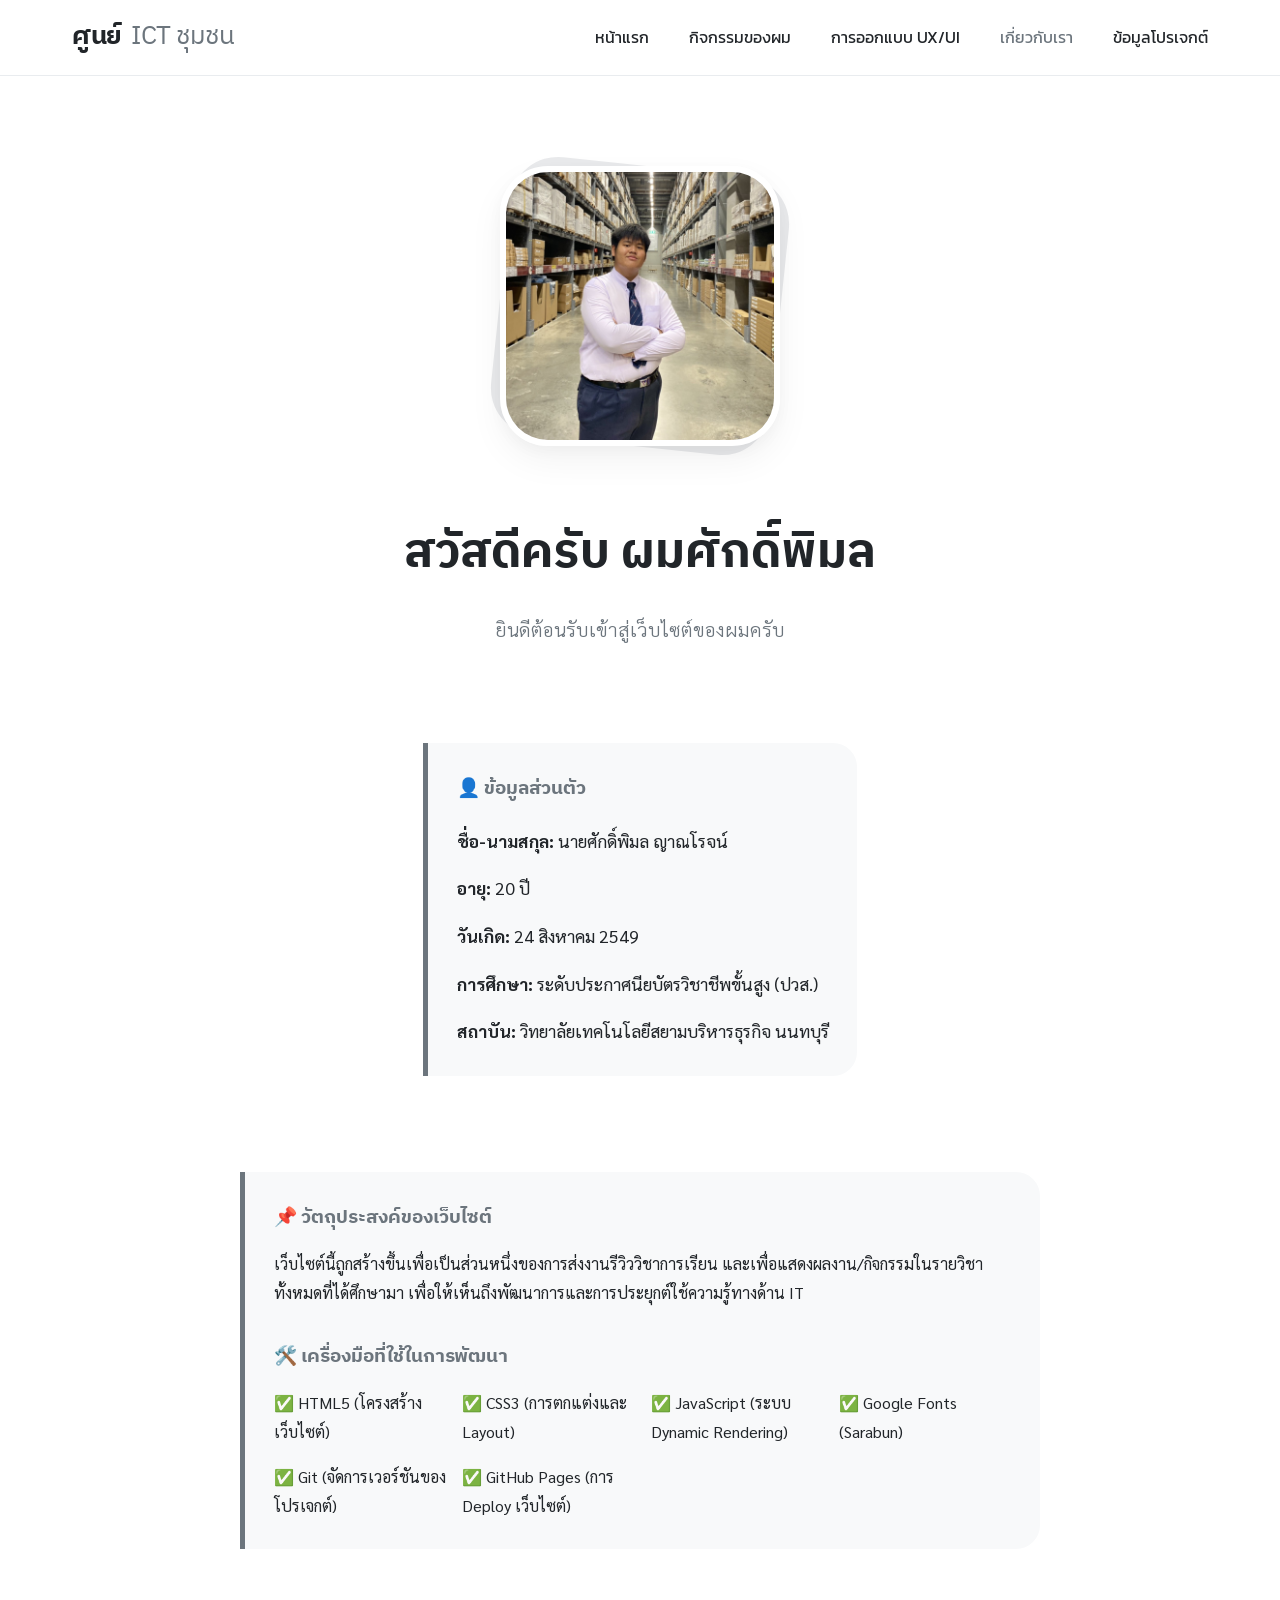
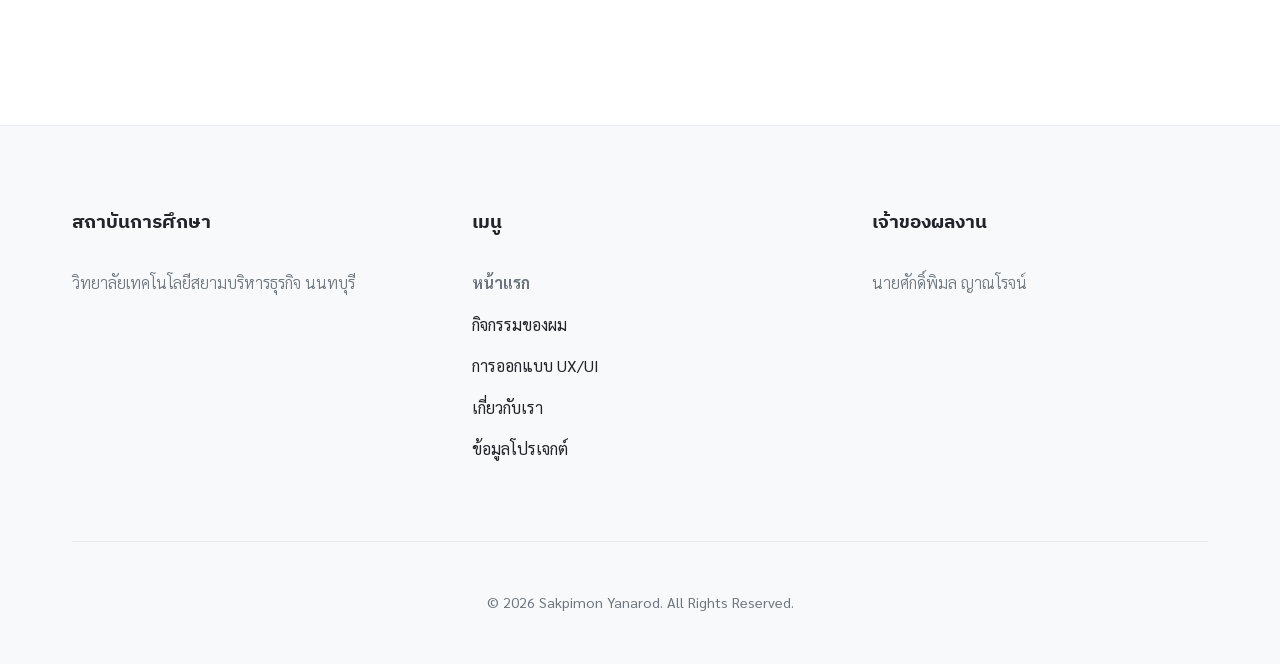
<file: about.html>
<!DOCTYPE html>
<html lang="th">
<head>
    <meta charset="UTF-8">
    <meta name="viewport" content="width=device-width, initial-scale=1.0">
    <title>เกี่ยวกับเรา - Sakpimon Project</title>
    <link rel="preconnect" href="https://fonts.googleapis.com">
    <link rel="preconnect" href="https://fonts.gstatic.com" crossorigin>
    <link href="https://fonts.googleapis.com/css2?family=IBM+Plex+Sans+Thai:wght@400;600;700&family=Kanit:wght@300;400;600;700&family=Noto+Sans+Thai:wght@400;600;700&family=Sarabun:wght@300;400;700&display=swap" rel="stylesheet">
    <link rel="stylesheet" href="css/style.css">
</head>
<body style="padding-top: 70px;">
    <nav class="navbar">
        <div class="container nav-container">
            <a href="index.html" class="nav-logo">ศูนย์ <span>ICT ชุมชน</span></a>
            <div class="menu-toggle">☰</div>
            <ul class="nav-menu">
                <li><a href="index.html" class="nav-link">หน้าแรก</a></li>
                <li><a href="activities.html" class="nav-link">กิจกรรมของผม</a></li>
                <li><a href="design.html" class="nav-link">การออกแบบ UX/UI</a></li>
                <li><a href="about.html" class="nav-link accent-color">เกี่ยวกับเรา</a></li>
                <li><a href="readme.html" class="nav-link">ข้อมูลโปรเจกต์</a></li>
            </ul>
        </div>
    </nav>

    <section class="section container">
        <div class="profile-container">
            <div class="profile-img-wrapper">
                <div class="profile-img-bg"></div>
                <img src="public/images/profile/Profile.jpg" alt="Sakpimon Profile" class="profile-img">
            </div>

            <div class="text-center" style="max-width: 800px;">
                <h1 style="font-size: 3rem; margin-bottom: 1rem;">สวัสดีครับ ผมศักดิ์พิมล</h1>
                <p class="text-muted" style="font-size: 1.2rem;">ยินดีต้อนรับเข้าสู่เว็บไซต์ของผมครับ</p>
            </div>

            <div class="learning-box" style="text-align: left; max-width: 800px; margin-top: 2rem;">
                <h3 class="accent-color" style="margin-bottom: 1.2rem;">👤 ข้อมูลส่วนตัว</h3>
                <div style="display: grid; grid-template-columns: repeat(auto-fit, minmax(200px, 1fr)); gap: 1rem; font-size: 1.1rem;">
                    <p><strong>ชื่อ-นามสกุล:</strong> นายศักดิ์พิมล ญาณโรจน์</p>
                    <p><strong>อายุ:</strong> 20 ปี</p>
                    <p><strong>วันเกิด:</strong> 24 สิงหาคม 2549</p>
                    <p><strong>การศึกษา:</strong> ระดับประกาศนียบัตรวิชาชีพขั้นสูง (ปวส.)</p>
                    <p><strong>สถาบัน:</strong> วิทยาลัยเทคโนโลยีสยามบริหารธุรกิจ นนทบุรี</p>
                </div>
            </div>

            <div class="learning-box" style="text-align: left; max-width: 800px; margin-top: 2rem;">
                <h3 class="accent-color" style="margin-bottom: 1rem;">📌 วัตถุประสงค์ของเว็บไซต์</h3>
                <p>เว็บไซต์นี้ถูกสร้างขึ้นเพื่อเป็นส่วนหนึ่งของการส่งงานรีวิววิชาการเรียน และเพื่อแสดงผลงาน/กิจกรรมในรายวิชาทั้งหมดที่ได้ศึกษามา เพื่อให้เห็นถึงพัฒนาการและการประยุกต์ใช้ความรู้ทางด้าน IT</p>

                <h3 class="accent-color" style="margin-top: 2rem; margin-bottom: 1rem;">🛠️ เครื่องมือที่ใช้ในการพัฒนา</h3>
                <ul style="display: grid; grid-template-columns: repeat(auto-fit, minmax(150px, 1fr)); gap: 1rem; margin-top: 1rem; list-style: none;">
                    <li>✅ HTML5 (โครงสร้างเว็บไซต์)</li>
                    <li>✅ CSS3 (การตกแต่งและ Layout)</li>
                    <li>✅ JavaScript (ระบบ Dynamic Rendering)</li>
                    <li>✅ Google Fonts (Sarabun)</li>
                    <li>✅ Git (จัดการเวอร์ชันของโปรเจกต์)</li>
                    <li>✅ GitHub Pages (การ Deploy เว็บไซต์)</li>
                </ul>
            </div>
        </div>
    </section>

    <footer style="margin-top: 5rem;">
        <div class="container">
            <div class="footer-grid">
                <div class="footer-section">
                    <h3>สถาบันการศึกษา</h3>
                    <p class="text-muted">วิทยาลัยเทคโนโลยีสยามบริหารธุรกิจ นนทบุรี</p>
                </div>
                <div class="footer-section">
                    <h3>เมนู</h3>
                    <ul class="footer-links">
                        <li><a href="index.html" class="accent-color">หน้าแรก</a></li>
                        <li><a href="activities.html">กิจกรรมของผม</a></li>
                        <li><a href="design.html">การออกแบบ UX/UI</a></li>
                        <li><a href="about.html">เกี่ยวกับเรา</a></li>
                        <li><a href="readme.html">ข้อมูลโปรเจกต์</a></li>
                    </ul>
                </div>
                <div class="footer-section">
                    <h3>เจ้าของผลงาน</h3>
                    <p class="text-muted">นายศักดิ์พิมล ญาณโรจน์</p>
                </div>
            </div>
            <div class="footer-bottom">
                © 2026 Sakpimon Yanarod. All Rights Reserved.
            </div>
        </div>
    </footer>

    <script src="js/main.js"></script>
</body>
</html>
</file>
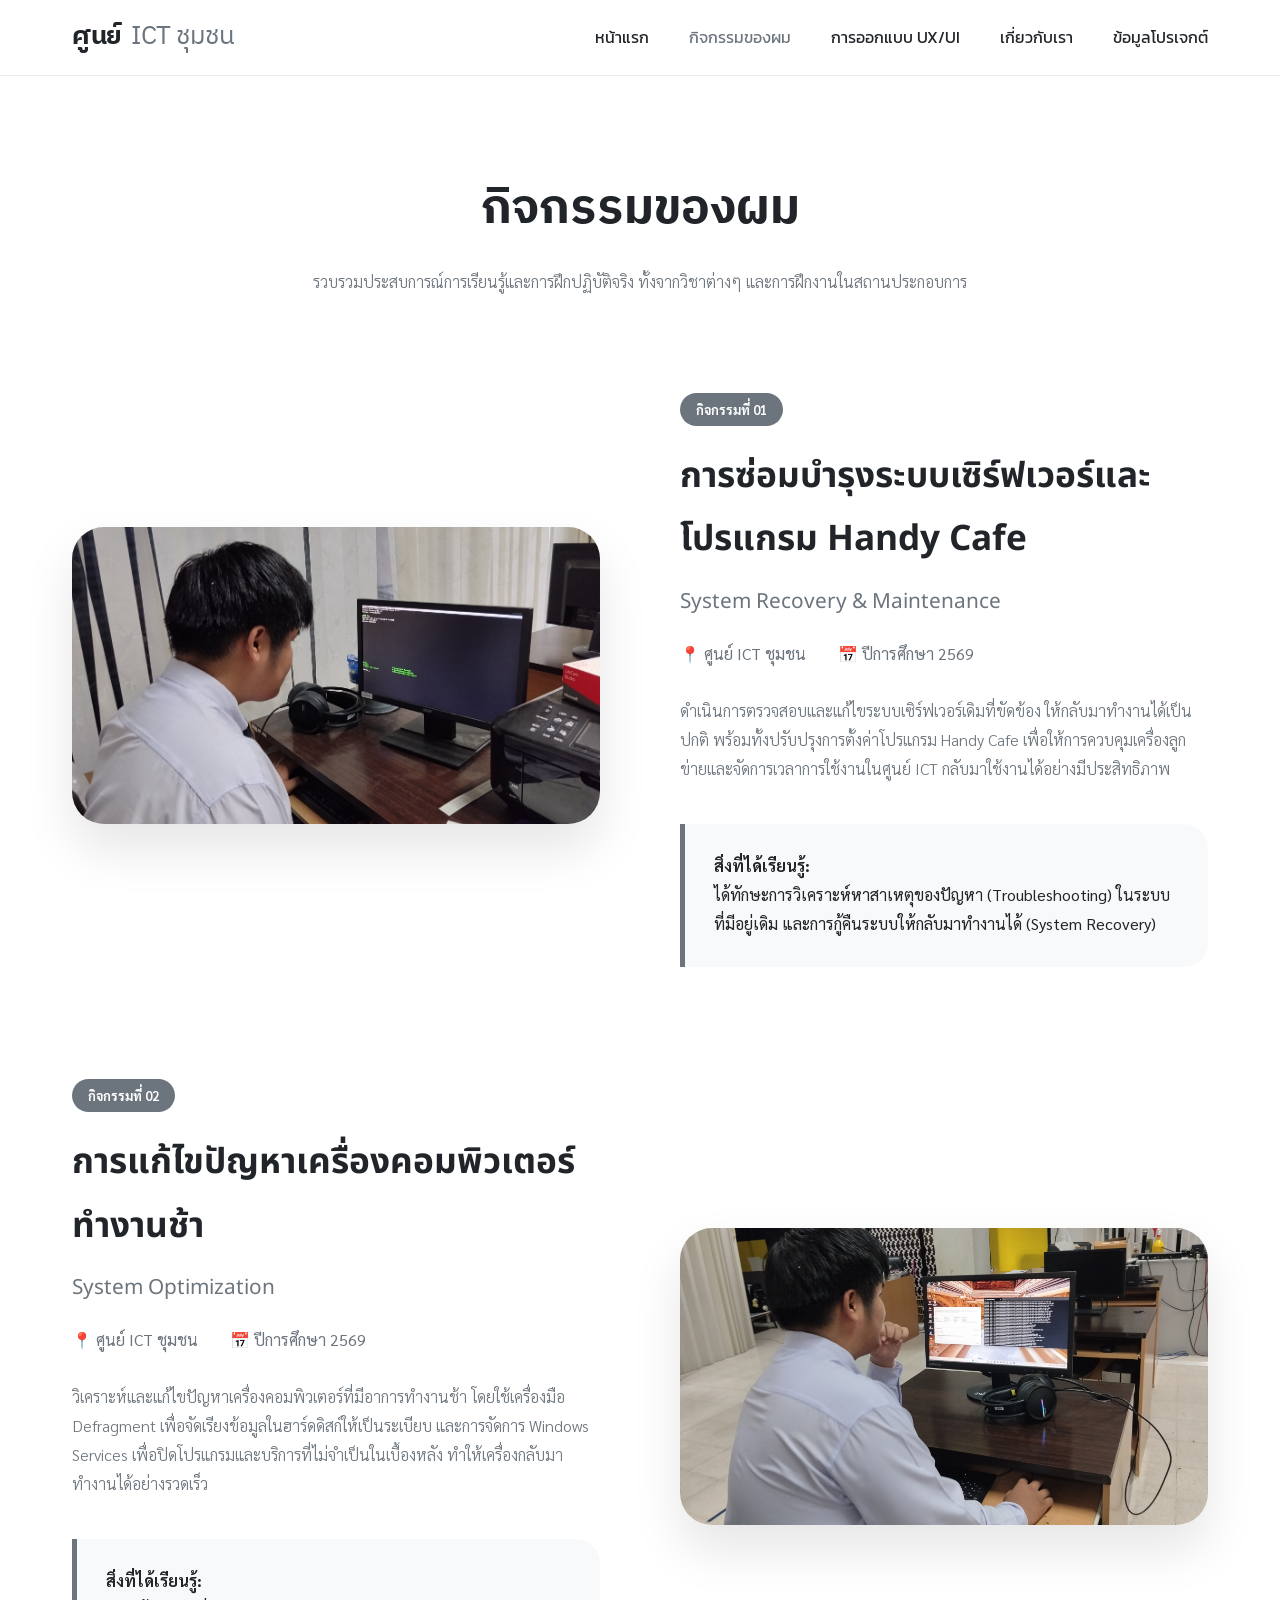
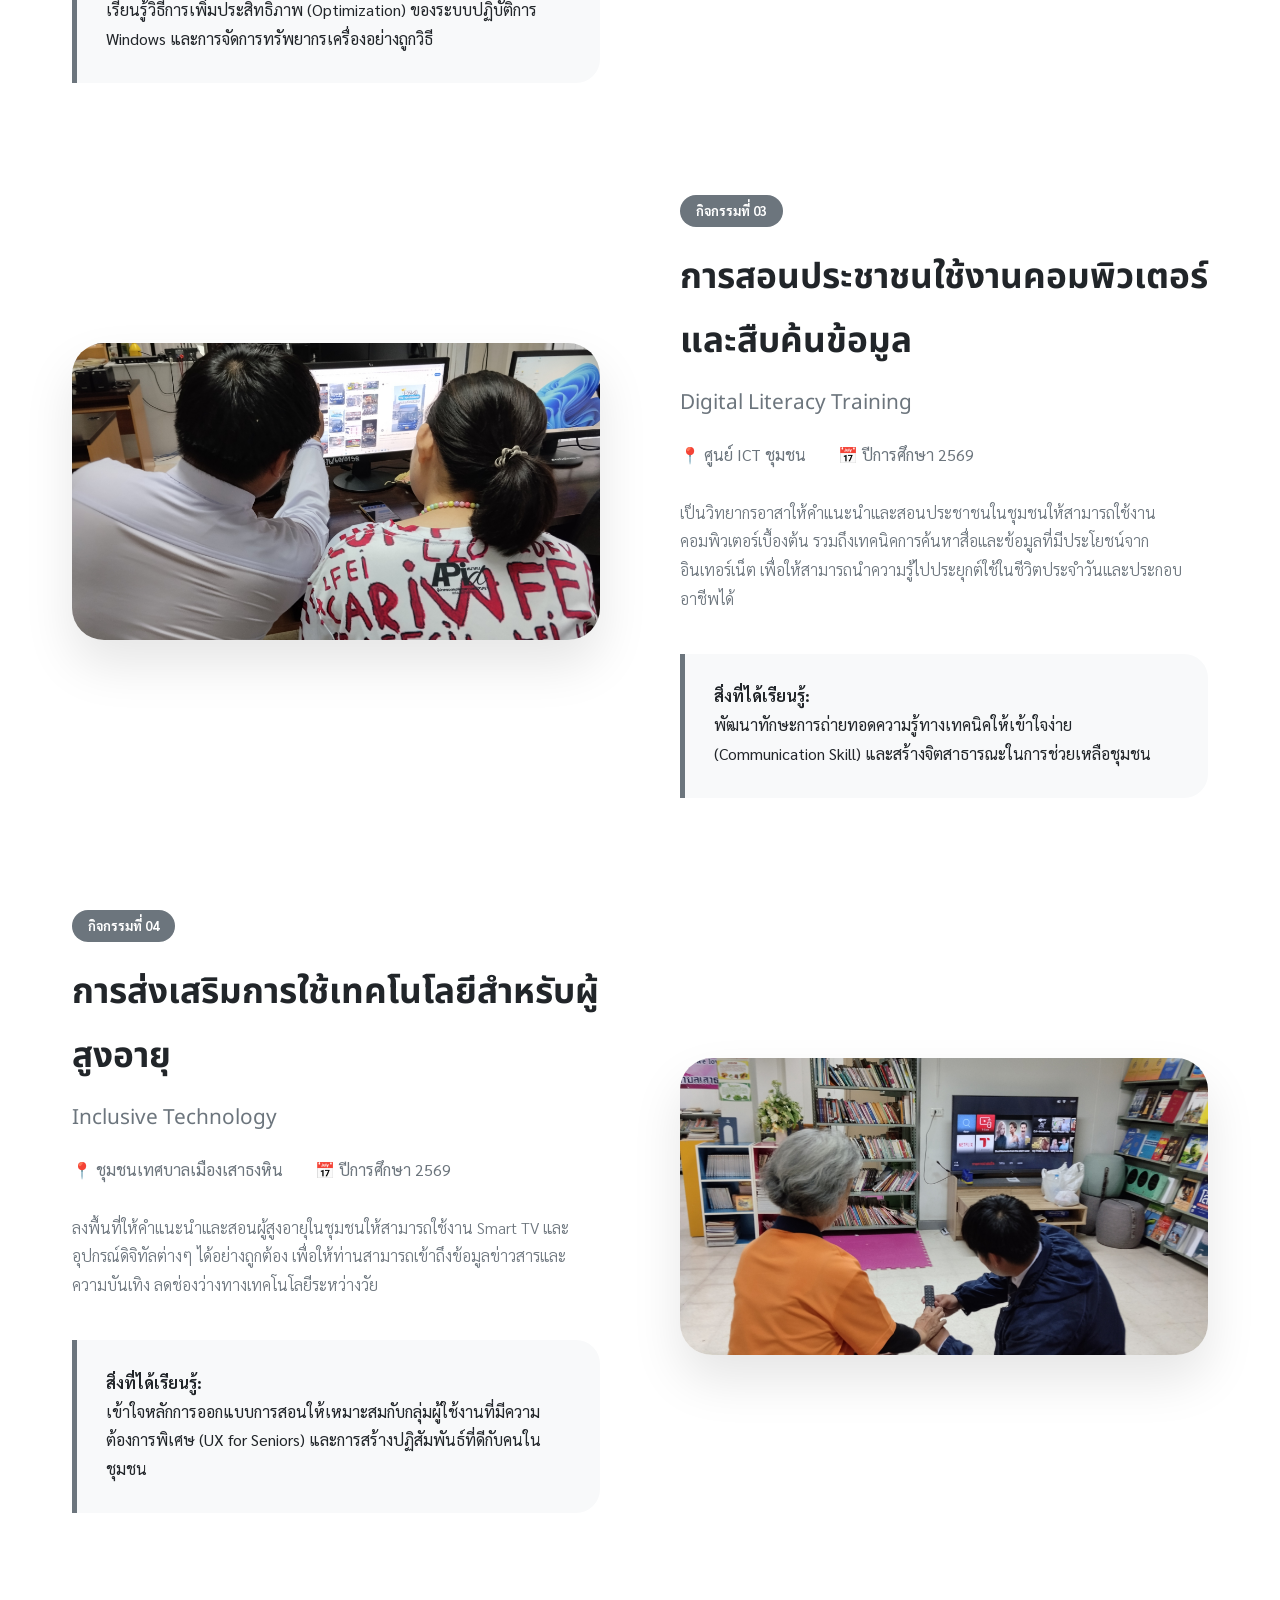
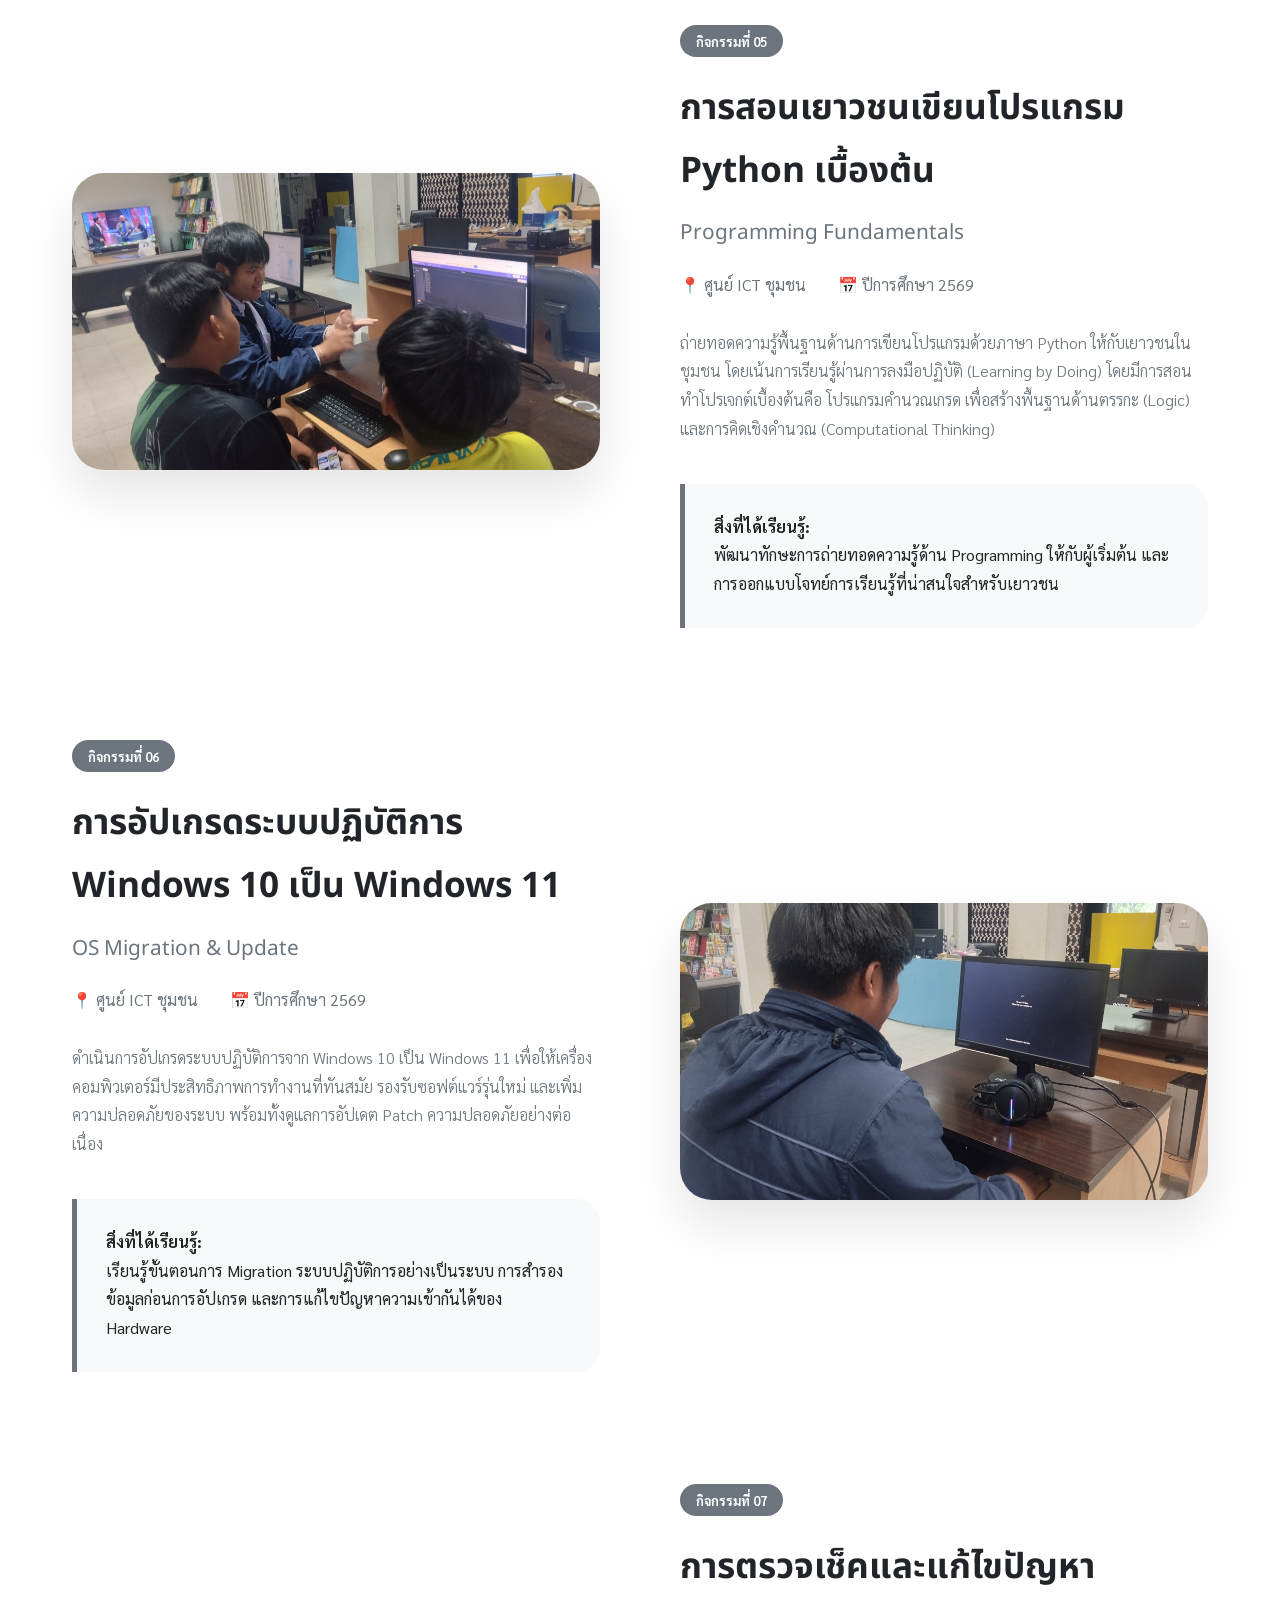
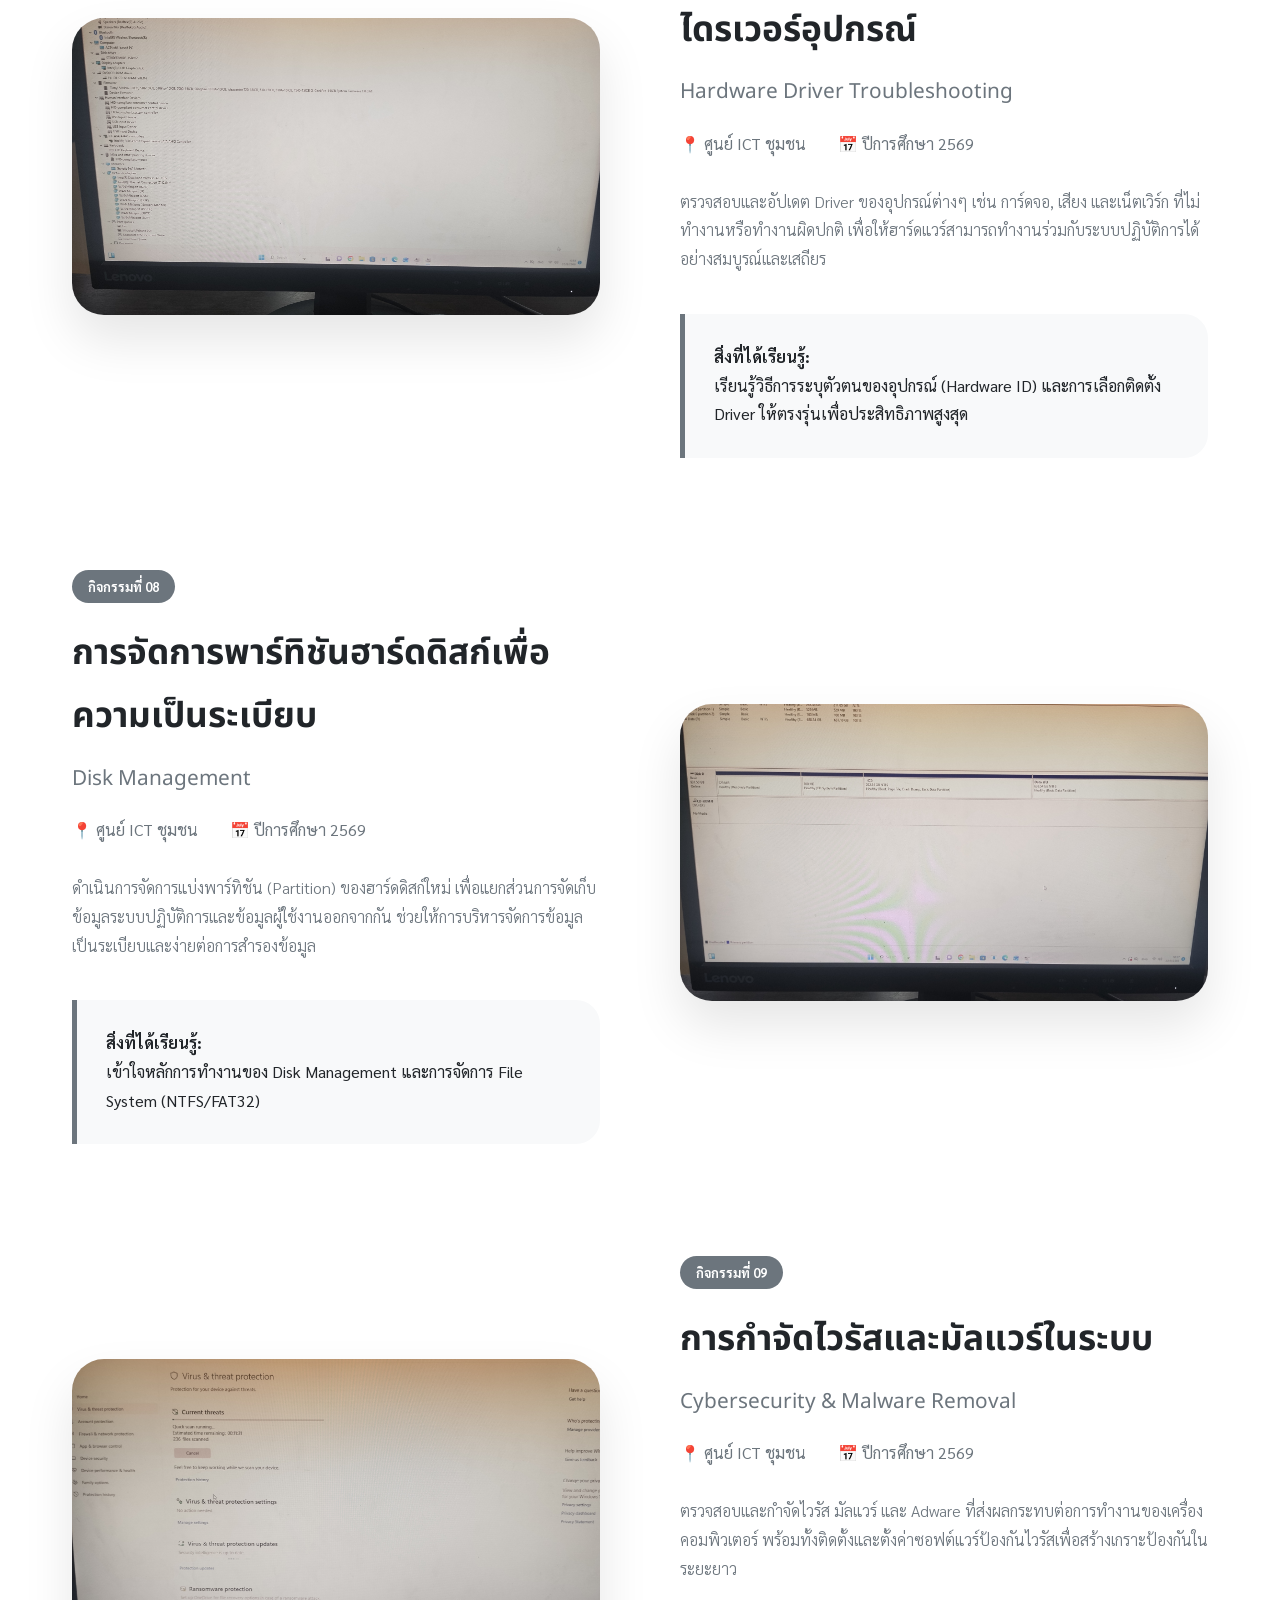
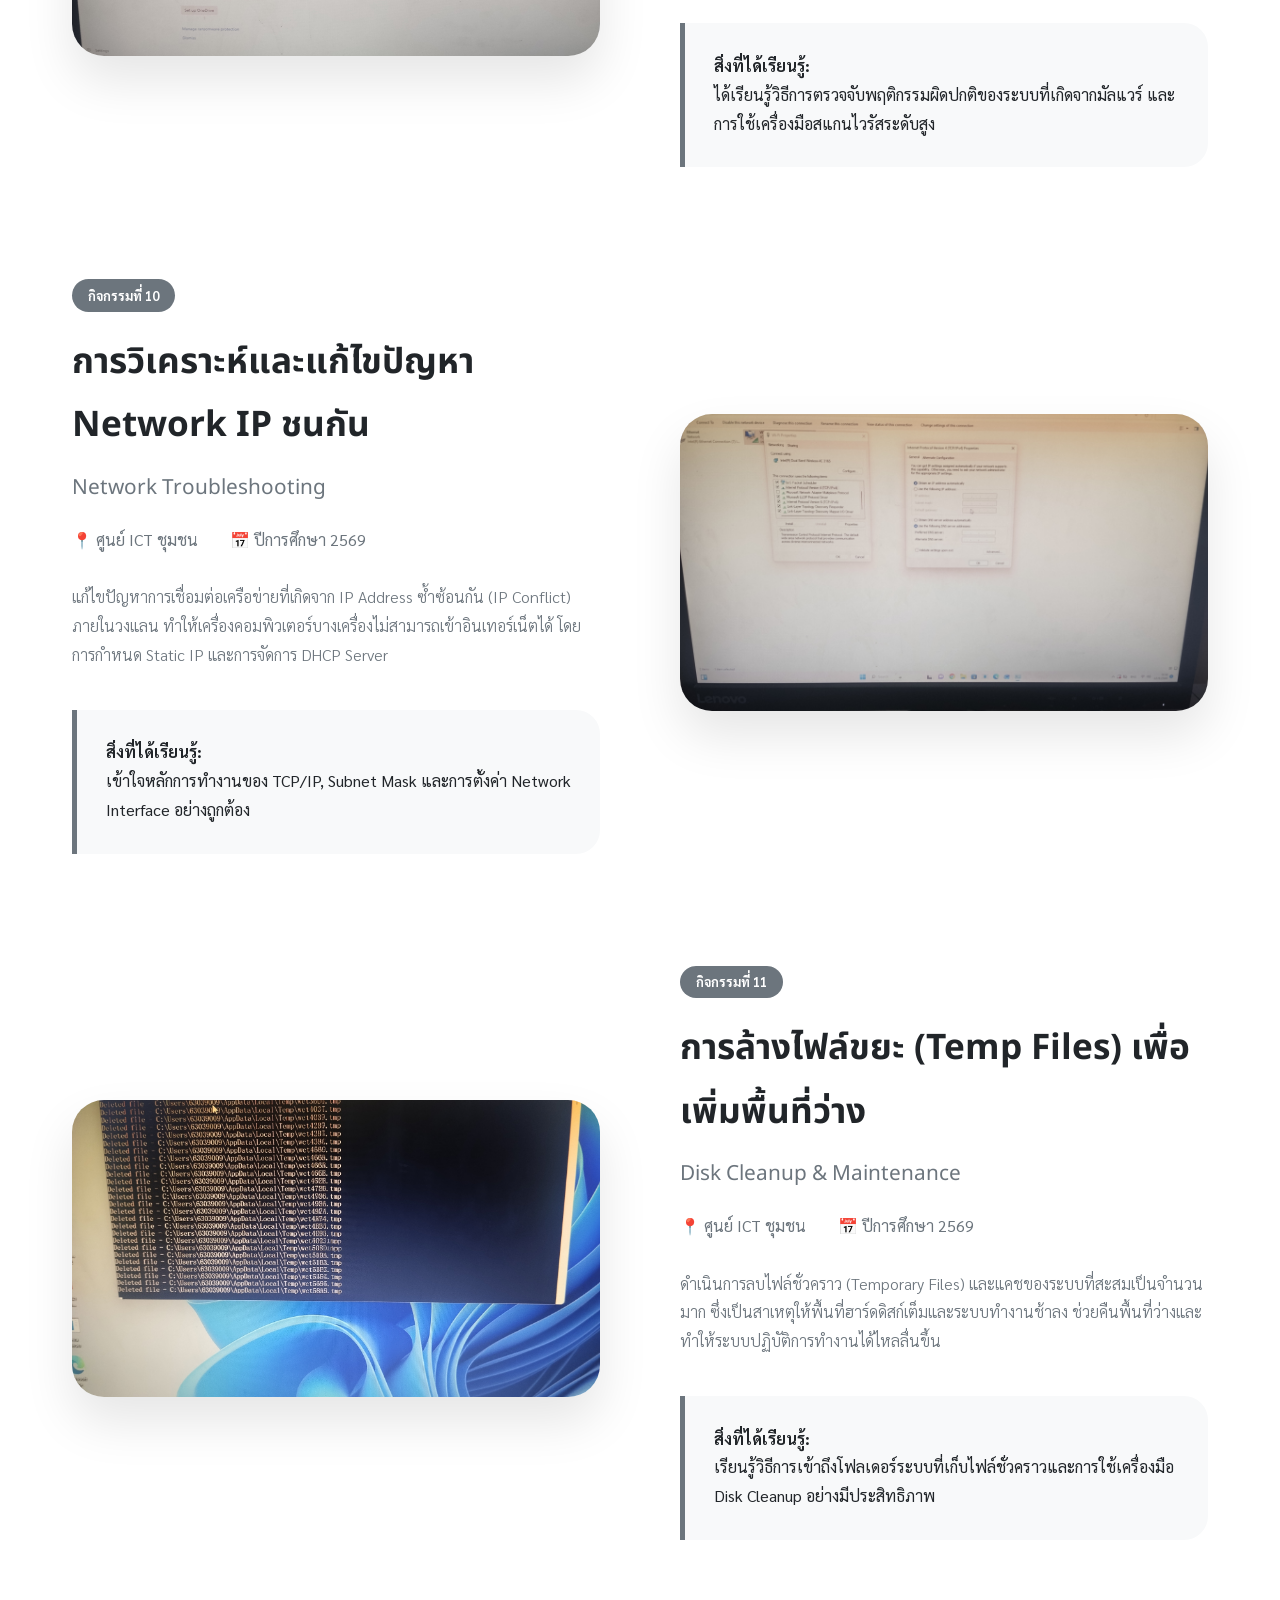
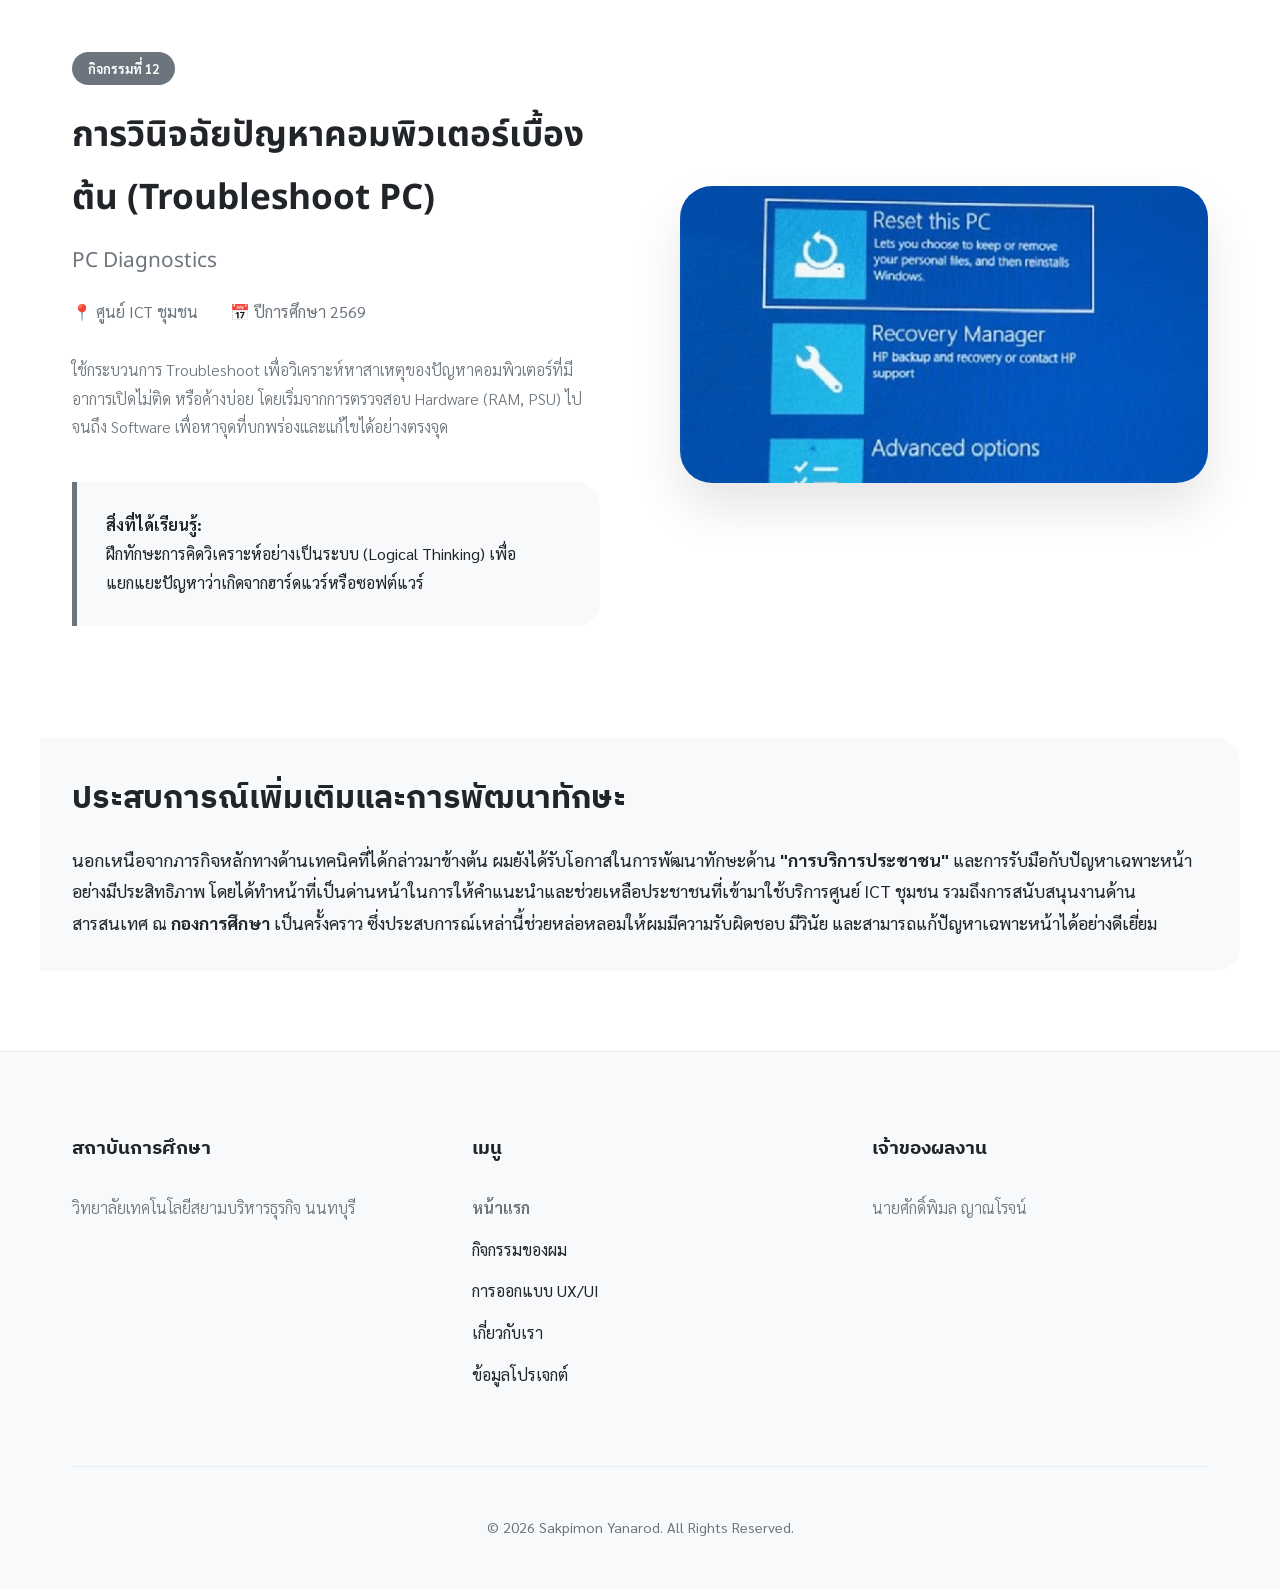
<file: activities.html>
<!DOCTYPE html>
<html lang="th">
<head>
    <meta charset="UTF-8">
    <meta name="viewport" content="width=device-width, initial-scale=1.0">
    <title>กิจกรรมของผม - Sakpimon Project</title>
    <link rel="preconnect" href="https://fonts.googleapis.com">
    <link rel="preconnect" href="https://fonts.gstatic.com" crossorigin>
    <link href="https://fonts.googleapis.com/css2?family=Sarabun:wght@300;400;700&display=swap" rel="stylesheet">
    <link rel="stylesheet" href="css/style.css">
</head>
<body style="padding-top: 70px;">
    <nav class="navbar">
        <div class="container nav-container">
            <a href="index.html" class="nav-logo">ศูนย์ <span>ICT ชุมชน</span></a>
            <div class="menu-toggle">☰</div>
            <ul class="nav-menu">
                <li><a href="index.html" class="nav-link">หน้าแรก</a></li>
                <li><a href="activities.html" class="nav-link accent-color">กิจกรรมของผม</a></li>
                <li><a href="design.html" class="nav-link">การออกแบบ UX/UI</a></li>
                <li><a href="about.html" class="nav-link">เกี่ยวกับเรา</a></li>
                <li><a href="readme.html" class="nav-link">ข้อมูลโปรเจกต์</a></li>
            </ul>
        </div>
    </nav>

    <section class="section container text-center">
        <h1 style="font-size: 3rem; margin-bottom: 1rem;">กิจกรรมของผม</h1>
        <p class="text-muted" style="max-width: 700px; margin: 0 auto;">
            รวบรวมประสบการณ์การเรียนรู้และการฝึกปฏิบัติจริง
            ทั้งจากวิชาต่างๆ และการฝึกงานในสถานประกอบการ
        </p>
    </section>

    <div class="container" id="activity-list">
        <!-- Activities will be rendered here by main.js -->
    </div>

    <section class="section container" style="margin-top: 3rem; margin-bottom: 5rem; text-align: left; border-left: 4px solid var(--accent-color); padding-left: 2rem; background: var(--silver-light); padding: 2rem; border-radius: 0 1.5rem 1.5rem 0;">
        <h2 style="font-size: 2rem; margin-bottom: 1rem; color: var(--dark-text);">ประสบการณ์เพิ่มเติมและการพัฒนาทักษะ</h2>
        <p style="line-height: 1.8; font-size: 1.1rem; color: var(--muted-text);">
            นอกเหนือจากภารกิจหลักทางด้านเทคนิคที่ได้กล่าวมาข้างต้น ผมยังได้รับโอกาสในการพัฒนาทักษะด้าน <strong>"การบริการประชาชน"</strong> และการรับมือกับปัญหาเฉพาะหน้าอย่างมีประสิทธิภาพ โดยได้ทำหน้าที่เป็นด่านหน้าในการให้คำแนะนำและช่วยเหลือประชาชนที่เข้ามาใช้บริการศูนย์ ICT ชุมชน รวมถึงการสนับสนุนงานด้านสารสนเทศ ณ <strong>กองการศึกษา</strong> เป็นครั้งคราว ซึ่งประสบการณ์เหล่านี้ช่วยหล่อหลอมให้ผมมีความรับผิดชอบ มีวินัย และสามารถแก้ปัญหาเฉพาะหน้าได้อย่างดีเยี่ยม
        </p>
    </section>

    <footer style="margin-top: 5rem;">
        <div class="container">
            <div class="footer-grid">
                <div class="footer-section">
                    <h3>สถาบันการศึกษา</h3>
                    <p class="text-muted">วิทยาลัยเทคโนโลยีสยามบริหารธุรกิจ นนทบุรี</p>
                </div>
                <div class="footer-section">
                    <h3>เมนู</h3>
                    <ul class="footer-links">
                        <li><a href="index.html" class="accent-color">หน้าแรก</a></li>
                        <li><a href="activities.html">กิจกรรมของผม</a></li>
                        <li><a href="design.html">การออกแบบ UX/UI</a></li>
                        <li><a href="about.html">เกี่ยวกับเรา</a></li>
                        <li><a href="readme.html">ข้อมูลโปรเจกต์</a></li>
                    </ul>
                </div>
                <div class="footer-section">
                    <h3>เจ้าของผลงาน</h3>
                    <p class="text-muted">นายศักดิ์พิมล ญาณโรจน์</p>
                </div>
            </div>
            <div class="footer-bottom">
                © 2026 Sakpimon Yanarod. All Rights Reserved.
            </div>
        </div>
    </footer>

    <script src="js/activities.js"></script>
    <script src="js/main.js"></script>
</body>
</html>
</file>
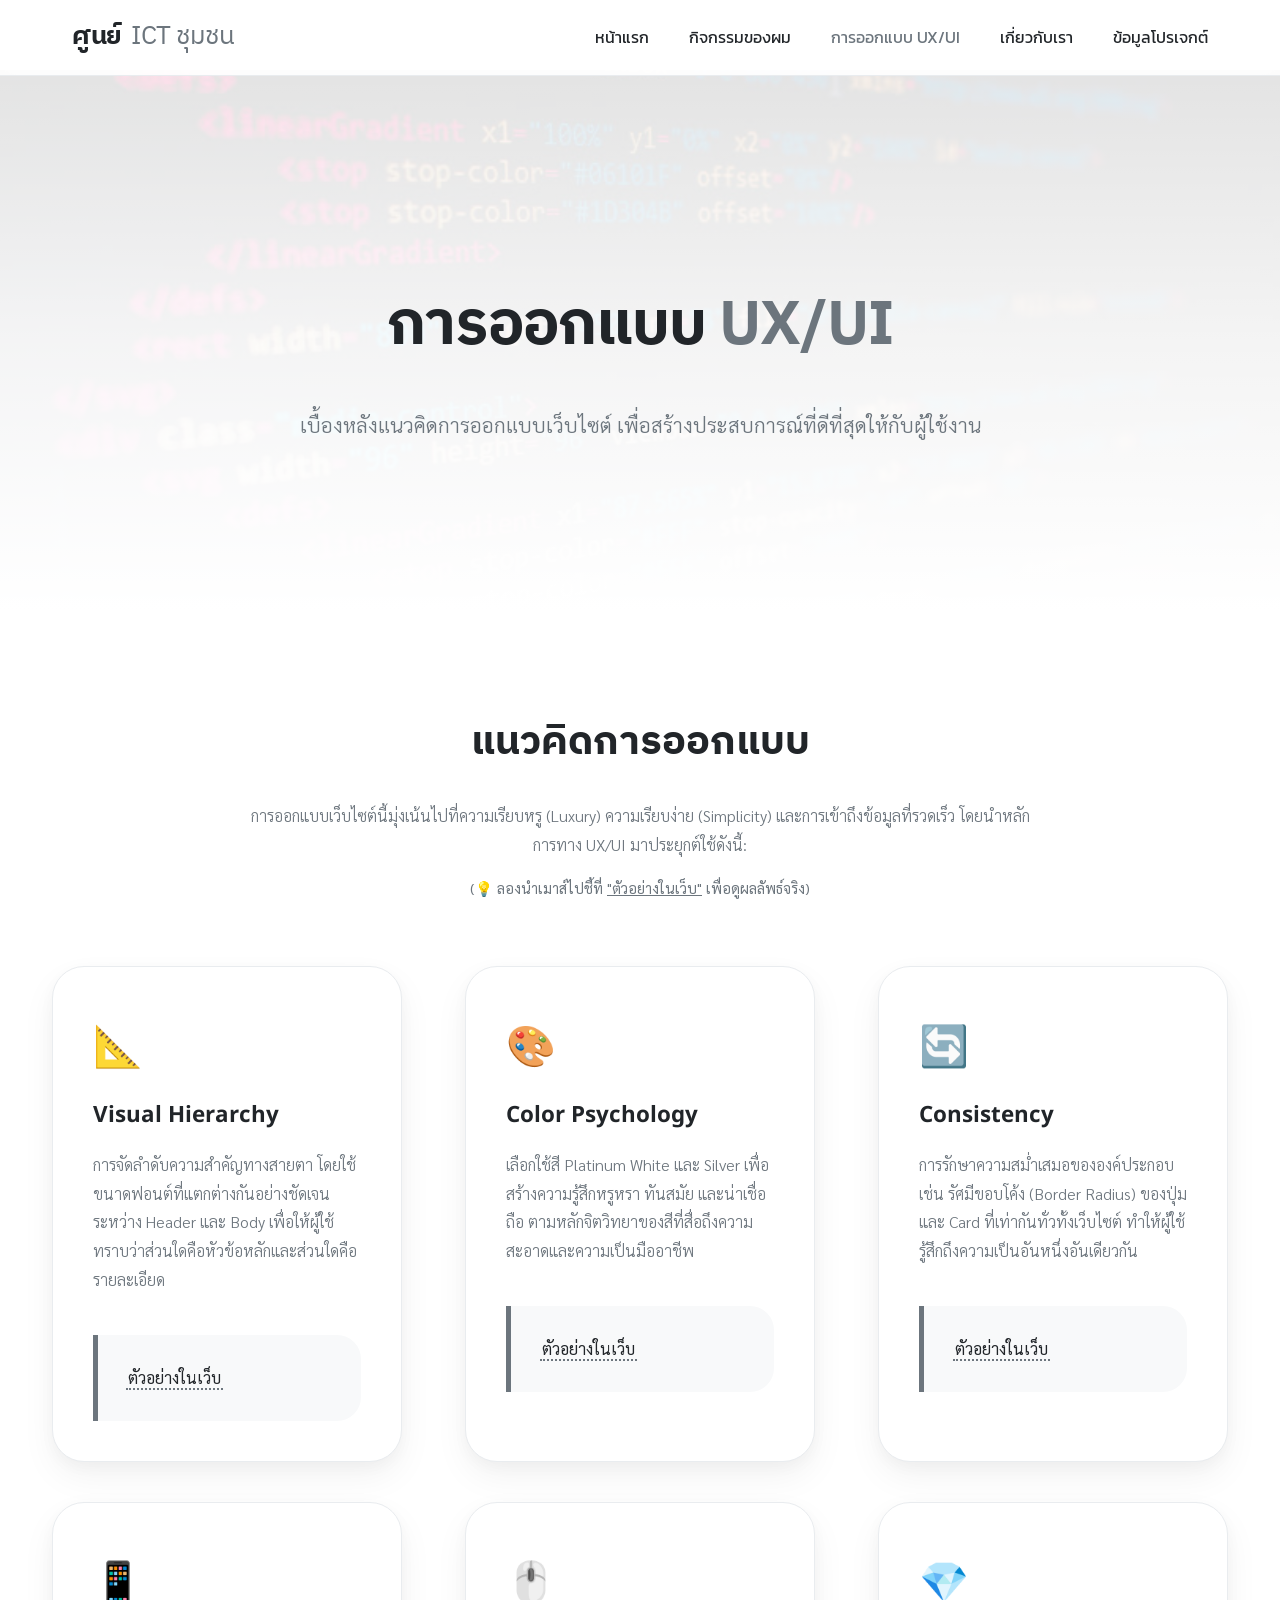
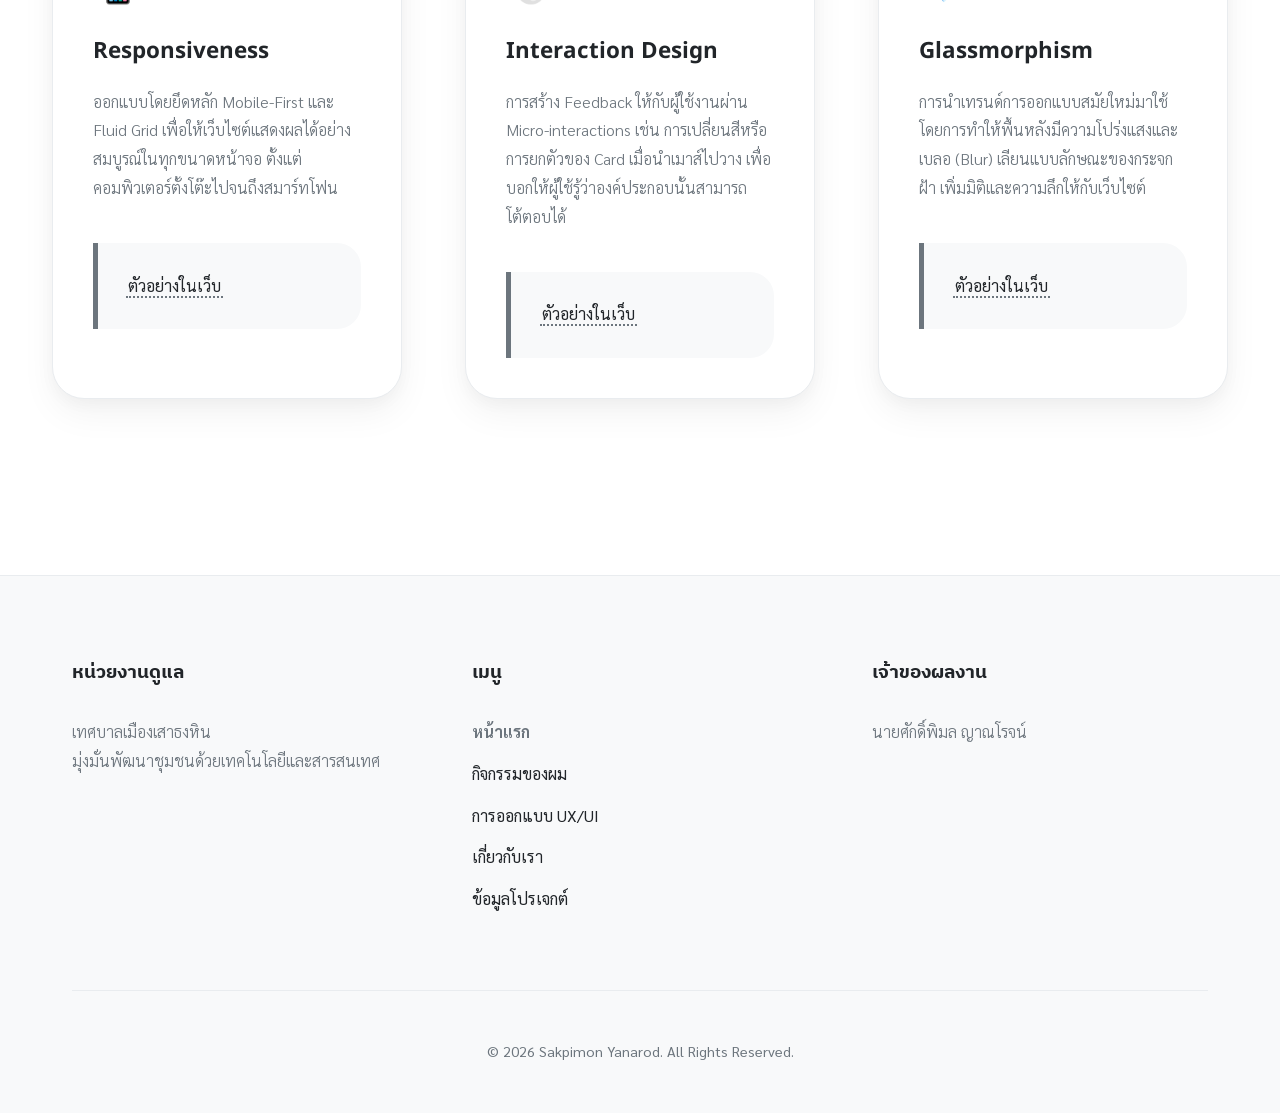
<file: design.html>
<!DOCTYPE html>
<html lang="th">
<head>
    <meta charset="UTF-8">
    <meta name="viewport" content="width=device-width, initial-scale=1.0">
    <title>หลักการออกแบบ UX/UI - Sakpimon Project</title>
    <link rel="preconnect" href="https://fonts.googleapis.com">
    <link rel="preconnect" href="https://fonts.gstatic.com" crossorigin>
    <link href="https://fonts.googleapis.com/css2?family=IBM+Plex+Sans+Thai:wght@400;600;700&family=Kanit:wght@300;400;600;700&family=Noto+Sans+Thai:wght@400;600;700&family=Sarabun:wght@300;400;700&display=swap" rel="stylesheet">
    <link rel="stylesheet" href="css/style.css">
</head>
<body style="padding-top: 70px;">
    <nav class="navbar">
        <div class="container nav-container">
            <a href="index.html" class="nav-logo">ศูนย์ <span>ICT ชุมชน</span></a>
            <div class="menu-toggle">☰</div>
            <ul class="nav-menu">
                <li><a href="index.html" class="nav-link">หน้าแรก</a></li>
                <li><a href="activities.html" class="nav-link">กิจกรรมของผม</a></li>
                <li><a href="design.html" class="nav-link accent-color">การออกแบบ UX/UI</a></li>
                <li><a href="about.html" class="nav-link">เกี่ยวกับเรา</a></li>
                <li><a href="readme.html" class="nav-link">ข้อมูลโปรเจกต์</a></li>
            </ul>
        </div>
    </nav>

    <header class="hero" style="height: 60vh;">
        <div class="hero-bg">
            <img src="public/images/tech/images.jpg" alt="UX UI Design">
        </div>
        <div class="hero-overlay"></div>
        <div class="container hero-content">
            <h1>การออกแบบ <span class="accent-color">UX/UI</span></h1>
            <p>เบื้องหลังแนวคิดการออกแบบเว็บไซต์ เพื่อสร้างประสบการณ์ที่ดีที่สุดให้กับผู้ใช้งาน</p>
        </div>
    </header>

    <section class="section container">
        <div class="text-center" style="margin-bottom: 4rem;">
            <h2 style="font-size: 2.5rem; margin-bottom: 1.5rem;">แนวคิดการออกแบบ</h2>
            <p class="text-muted" style="max-width: 800px; margin: 0 auto;">
                การออกแบบเว็บไซต์นี้มุ่งเน้นไปที่ความเรียบหรู (Luxury) ความเรียบง่าย (Simplicity)
                และการเข้าถึงข้อมูลที่รวดเร็ว โดยนำหลักการทาง UX/UI มาประยุกต์ใช้ดังนี้:
            </p>
            <p style="font-size: 0.9rem; color: var(--silver-dark); margin-top: 1rem;">(💡 ลองนำเมาส์ไปชี้ที่ <u>"ตัวอย่างในเว็บ"</u> เพื่อดูผลลัพธ์จริง)</p>
        </div>

        <div class="grid-facilities">
            <!-- Principle 1: Visual Hierarchy -->
            <div class="facility-card">
                <div class="accent-color" style="font-size: 2.5rem; margin-bottom: 1rem;">📐</div>
                <h3>Visual Hierarchy</h3>
                <p class="text-muted">การจัดลำดับความสำคัญทางสายตา โดยใช้ขนาดฟอนต์ที่แตกต่างกันอย่างชัดเจนระหว่าง Header และ Body เพื่อให้ผู้ใช้ทราบว่าส่วนใดคือหัวข้อหลักและส่วนใดคือรายละเอียด</p>
                <div class="learning-box">
                    <span class="tooltip-trigger">ตัวอย่างในเว็บ
                        <span class="tooltip-content">
                            <div class="tooltip-visual">
                                <div style="text-align: left; width: 100%;">
                                    <span class="mini-header">หัวข้อหลัก (H1)</span>
                                    <span class="mini-text">รายละเอียดเนื้อหาที่มีขนาดเล็กกว่า เพื่อให้เกิดลำดับการอ่าน</span>
                                </div>
                            </div>
                            การใช้ขนาดที่แตกต่างกันอย่างชัดเจนทำให้ผู้ใช้กวาดสายตาอ่านเนื้อหาได้อย่างรวดเร็ว
                        </span>
                    </span>
                </div>
            </div>

            <!-- Principle 2: Color Psychology -->
            <div class="facility-card">
                <div class="accent-color" style="font-size: 2.5rem; margin-bottom: 1rem;">🎨</div>
                <h3>Color Psychology</h3>
                <p class="text-muted">เลือกใช้สี Platinum White และ Silver เพื่อสร้างความรู้สึกหรูหรา ทันสมัย และน่าเชื่อถือ ตามหลักจิตวิทยาของสีที่สื่อถึงความสะอาดและความเป็นมืออาชีพ</p>
                <div class="learning-box">
                    <span class="tooltip-trigger">ตัวอย่างในเว็บ
                        <span class="tooltip-content">
                            <div class="tooltip-visual">
                                <div class="color-palette">
                                    <div class="color-dot" style="background: #ffffff;"></div>
                                    <div class="color-dot" style="background: #f8f9fa;"></div>
                                    <div class="color-dot" style="background: #e9ecef;"></div>
                                    <div class="color-dot" style="background: #6c757d;"></div>
                                </div>
                            </div>
                            การใช้สีโทนสว่างตัดกับสีเงินเข้ม สร้างความรู้สึก Luxury และดูสะอาดตา
                        </span>
                    </span>
                </div>
            </div>

            <!-- Principle 3: Consistency -->
            <div class="facility-card">
                <div class="accent-color" style="font-size: 2.5rem; margin-bottom: 1rem;">🔄</div>
                <h3>Consistency</h3>
                <p class="text-muted">การรักษาความสม่ำเสมอขององค์ประกอบ เช่น รัศมีขอบโค้ง (Border Radius) ของปุ่มและ Card ที่เท่ากันทั่วทั้งเว็บไซต์ ทำให้ผู้ใช้รู้สึกถึงความเป็นอันหนึ่งอันเดียวกัน</p>
                <div class="learning-box">
                    <span class="tooltip-trigger">ตัวอย่างในเว็บ
                        <span class="tooltip-content">
                            <div class="tooltip-visual">
                                <div class="consistency-box"></div>
                                <div class="consistency-box"></div>
                                <div class="consistency-box"></div>
                            </div>
                            การใช้ความโค้งมนที่เท่ากันทุกจุดช่วยลดความแข็งกระด้างและดูทันสมัย
                        </span>
                    </span>
                </div>
            </div>

            <!-- Principle 4: Responsiveness -->
            <div class="facility-card">
                <div class="accent-color" style="font-size: 2.5rem; margin-bottom: 1rem;">📱</div>
                <h3>Responsiveness</h3>
                <p class="text-muted">ออกแบบโดยยึดหลัก Mobile-First และ Fluid Grid เพื่อให้เว็บไซต์แสดงผลได้อย่างสมบูรณ์ในทุกขนาดหน้าจอ ตั้งแต่คอมพิวเตอร์ตั้งโต๊ะไปจนถึงสมาร์ทโฟน</p>
                <div class="learning-box">
                    <span class="tooltip-trigger">ตัวอย่างในเว็บ
                        <span class="tooltip-content">
                            <div class="tooltip-visual">
                                <div class="resp-icon"></div>
                            </div>
                            การใช้ CSS Grid ทำให้จำนวน Card ปรับเปลี่ยนอัตโนมัติตามความกว้างหน้าจอ
                        </span>
                    </span>
                </div>
            </div>

            <!-- Principle 5: Interaction Design -->
            <div class="facility-card">
                <div class="accent-color" style="font-size: 2.5rem; margin-bottom: 1rem;">🖱️</div>
                <h3>Interaction Design</h3>
                <p class="text-muted">การสร้าง Feedback ให้กับผู้ใช้งานผ่าน Micro-interactions เช่น การเปลี่ยนสีหรือการยกตัวของ Card เมื่อนำเมาส์ไปวาง เพื่อบอกให้ผู้ใช้รู้ว่าองค์ประกอบนั้นสามารถโต้ตอบได้</p>
                <div class="learning-box">
                    <span class="tooltip-trigger">ตัวอย่างในเว็บ
                        <span class="tooltip-content">
                            <div class="tooltip-visual">
                                <div class="mini-btn">Hover Me!</div>
                            </div>
                            การยกตัวขึ้นเล็กน้อยสร้างความรู้สึกว่า Card นั้น "ลอย" และพร้อมให้คลิก
                        </span>
                    </span>
                </div>
            </div>

            <!-- Principle 6: Glassmorphism -->
            <div class="facility-card">
                <div class="accent-color" style="font-size: 2.5rem; margin-bottom: 1rem;">💎</div>
                <h3>Glassmorphism</h3>
                <p class="text-muted">การนำเทรนด์การออกแบบสมัยใหม่มาใช้ โดยการทำให้พื้นหลังมีความโปร่งแสงและเบลอ (Blur) เลียนแบบลักษณะของกระจกฝ้า เพิ่มมิติและความลึกให้กับเว็บไซต์</p>
                <div class="learning-box">
                    <span class="tooltip-trigger">ตัวอย่างในเว็บ
                        <span class="tooltip-content">
                            <div class="tooltip-visual">
                                <div class="glass-preview">Glass Effect</div>
                            </div>
                            ทำให้ Navbar ดูโปร่งแสงและกลมกลืนไปกับเนื้อหาที่เลื่อนผ่านด้านล่าง
                        </span>
                    </span>
                </div>
            </div>
        </div>
    </section>

    <footer style="margin-top: 5rem;">
        <div class="container">
            <div class="footer-grid">
                <div class="footer-section">
                    <h3>หน่วยงานดูแล</h3>
                    <p class="text-muted">เทศบาลเมืองเสาธงหิน<br>มุ่งมั่นพัฒนาชุมชนด้วยเทคโนโลยีและสารสนเทศ</p>
                </div>
                <div class="footer-section">
                    <h3>เมนู</h3>
                    <ul class="footer-links">
                        <li><a href="index.html" class="accent-color">หน้าแรก</a></li>
                        <li><a href="activities.html">กิจกรรมของผม</a></li>
                        <li><a href="design.html">การออกแบบ UX/UI</a></li>
                        <li><a href="about.html">เกี่ยวกับเรา</a></li>
                        <li><a href="readme.html">ข้อมูลโปรเจกต์</a></li>
                    </ul>
                </div>
                <div class="footer-section">
                    <h3>เจ้าของผลงาน</h3>
                    <p class="text-muted">นายศักดิ์พิมล ญาณโรจน์</p>
                </div>
            </div>
            <div class="footer-bottom">
                © 2026 Sakpimon Yanarod. All Rights Reserved.
            </div>
        </div>
    </footer>

    <script src="js/main.js"></script>
</body>
</html>
</file>
<file: css/style.css>
@import url('https://fonts.googleapis.com/css2?family=IBM+Plex+Sans+Thai:wght@400;600;700&family=Kanit:wght@300;400;600;700&family=Noto+Sans+Thai:wght@400;600;700&family=Sarabun:wght@300;400;700&display=swap');

:root {
    --platinum-white: #ffffff;
    --silver-light: #f8f9fa;
    --silver-medium: #e9ecef;
    --silver-dark: #6c757d;
    --text-main: #212529;
    --text-muted: #6c757d;
    --white: #ffffff;
    --transition: all 0.4s cubic-bezier(0.165, 0.84, 0.44, 1);
    --shadow-luxury: 0 15px 35px rgba(0,0,0,0.05), 0 5px 15px rgba(0,0,0,0.03);
    --shadow-hover: 0 20px 40px rgba(0,0,0,0.08);
}

* {
    margin: 0;
    padding: 0;
    box-sizing: border-box;
}

h1, h2, h3, h4, .nav-logo {
    font-family: 'IBM Plex Sans Thai', sans-serif;
}

.nav-menu, .nav-link {
    font-family: 'Kanit', sans-serif;
}

h5, h6, .facility-card h3, .activity-title, .activity-topic {
    font-family: 'Noto Sans Thai', sans-serif;
}

body {
    font-family: 'Sarabun', sans-serif;
    background-color: var(--platinum-white);
    color: var(--text-main);
    line-height: 1.8;
    overflow-x: hidden;
    animation: fadeIn 0.8s ease-out;
}

@keyframes fadeIn {
    from { opacity: 0; transform: translateY(10px); }
    to { opacity: 1; transform: translateY(0); }
}

a {
    text-decoration: none;
    color: inherit;
    transition: var(--transition);
}

ul {
    list-style: none;
}

/* Utility Classes */
.container {
    width: 100%;
    max-width: 1200px;
    margin: 0 auto;
    padding: 0 2rem;
}

.section {
    padding: 6rem 0;
}

.text-center { text-align: center; }
.text-muted { color: var(--text-muted); font-weight: 300; }
.accent-color { color: var(--silver-dark); font-weight: 700; }

/* Navbar */
.navbar {
    position: fixed;
    top: 0;
    width: 100%;
    z-index: 1000;
    background: rgba(255, 255, 255, 0.85);
    backdrop-filter: blur(15px);
    border-bottom: 1px solid var(--silver-medium);
    transition: var(--transition);
}

.nav-container {
    display: flex;
    justify-content: space-between;
    align-items: center;
    height: 75px;
}

.nav-logo {
    font-size: 1.6rem;
    font-weight: 700;
    display: flex;
    align-items: center;
    gap: 0.6rem;
    color: var(--text-main);
    letter-spacing: -0.5px;
}

.nav-logo span {
    color: var(--silver-dark);
    font-weight: 400;
}

.nav-menu {
    display: flex;
    gap: 2.5rem;
}

.nav-link {
    font-size: 1rem;
    font-weight: 400;
}

.nav-link:hover {
    color: var(--silver-dark);
}

.menu-toggle {
    display: none;
    cursor: pointer;
    font-size: 1.6rem;
    color: var(--text-main);
}

/* Hero Section */
.hero {
    height: 90vh;
    display: flex;
    align-items: center;
    justify-content: center;
    text-align: center;
    position: relative;
    overflow: hidden;
    padding-top: 75px;
}

.hero-bg {
    position: absolute;
    inset: 0;
    z-index: -1;
}

.hero-bg img {
    width: 100%;
    height: 100%;
    object-fit: cover;
    opacity: 0.25;
}

.hero-overlay {
    position: absolute;
    inset: 0;
    background: linear-gradient(to bottom, rgba(255,255,255,0.5), rgba(255,255,255,0.8), var(--platinum-white));
    z-index: -1;
}

.hero-content h1 {
    font-size: 3.8rem;
    margin-bottom: 1.5rem;
    color: var(--text-main);
    font-weight: 700;
    letter-spacing: -1px;
}

.hero-content p {
    font-size: 1.3rem;
    color: var(--text-muted);
    max-width: 750px;
    margin: 0 auto 2.5rem;
    font-weight: 300;
}

.btn {
    padding: 1rem 2.5rem;
    border-radius: 50px;
    font-weight: 600;
    cursor: pointer;
    transition: var(--transition);
    display: inline-block;
    font-size: 1rem;
}

.btn-primary {
    background: var(--text-main);
    color: var(--white);
    border: none;
    box-shadow: 0 10px 20px rgba(0,0,0,0.1);
}

.btn-primary:hover {
    background: var(--silver-dark);
    transform: translateY(-3px);
    box-shadow: 0 15px 25px rgba(0,0,0,0.15);
}

.btn-outline {
    border: 1px solid var(--silver-dark);
    color: var(--text-main);
    background: transparent;
    backdrop-filter: blur(5px);
}

.btn-outline:hover {
    background: var(--silver-light);
    transform: translateY(-3px);
}

/* Promotion Section */
.promo-banner {
    background: var(--silver-light);
    border: 1px solid var(--silver-medium);
    padding: 3rem 2rem;
    border-radius: 2.5rem;
    margin: 2rem 0;
    box-shadow: var(--shadow-luxury);
}

/* Facilities Cards */
.grid-facilities, .grid-facilities-2x2 {
    display: grid;
    gap: 2.5rem;
    margin-top: 3rem;
    justify-content: center;
    justify-items: center;
}

.grid-facilities {
    grid-template-columns: repeat(auto-fit, minmax(300px, 1fr));
}

.grid-facilities-2x2 {
    grid-template-columns: repeat(2, 1fr);
    max-width: 700px;
    margin-left: auto;
    margin-right: auto;
}

.grid-facilities-centered {
    display: flex;
    flex-wrap: wrap;
    gap: 2.5rem;
    margin-top: 3rem;
    justify-content: center;
}

.facility-card {
    background: var(--white);
    padding: 2.5rem;
    border-radius: 2rem;
    border: 1px solid var(--silver-medium);
    transition: var(--transition);
    box-shadow: var(--shadow-luxury);
    width: 100%;
    max-width: 350px;
}

.facility-card:hover {
    border-color: var(--silver-dark);
    transform: translateY(-12px);
    box-shadow: var(--shadow-hover);
}

.facility-card h3 {
    margin: 1rem 0;
    font-size: 1.4rem;
    font-weight: 700;
}

/* Gallery Section */
.gallery-grid {
    display: grid;
    grid-template-columns: repeat(5, 1fr);
    gap: 1.5rem;
    margin-top: 3rem;
}

.gallery-item {
    position: relative;
    overflow: hidden;
    border-radius: 1.5rem;
    aspect-ratio: 1/1;
    border: 1px solid var(--silver-medium);
    box-shadow: var(--shadow-luxury);
    cursor: pointer;
}

.gallery-item img {
    width: 100%;
    height: 100%;
    object-fit: cover;
    transition: var(--transition);
}

.gallery-item:hover img {
    transform: scale(1.1);
}

/* Lightbox Modal */
.lightbox {
    position: fixed;
    inset: 0;
    background: rgba(0, 0, 0, 0.9);
    display: none;
    justify-content: center;
    align-items: center;
    z-index: 2000;
    backdrop-filter: blur(10px);
    padding: 2rem;
    cursor: zoom-out;
}

.lightbox img {
    max-width: 90%;
    max-height: 90vh;
    border-radius: 1rem;
    box-shadow: 0 0 50px rgba(0,0,0,0.5);
    animation: zoomIn 0.3s ease-out;
}

.lightbox-close {
    position: absolute;
    top: 2rem;
    right: 2rem;
    color: white;
    font-size: 3rem;
    cursor: pointer;
    font-weight: 300;
    transition: var(--transition);
}

.lightbox-close:hover {
    transform: scale(1.2);
}

@keyframes zoomIn {
    from { transform: scale(0.8); opacity: 0; }
    to { transform: scale(1); opacity: 1; }
}

/* Activities Section */
.activity-row {
    display: flex;
    align-items: center;
    gap: 5rem;
    margin-bottom: 7rem;
}

.activity-row.reverse {
    flex-direction: row-reverse;
}

.activity-image {
    flex: 1;
    position: relative;
}

.activity-image img {
    width: 100%;
    aspect-ratio: 16/9;
    object-fit: cover;
    border-radius: 2rem;
    box-shadow: 0 25px 50px rgba(0,0,0,0.1);
    transition: var(--transition);
}

.activity-image img:hover {
    transform: scale(1.03);
}

.activity-content {
    flex: 1;
}

.activity-number {
    display: inline-block;
    padding: 0.3rem 1rem;
    background: var(--silver-dark);
    color: var(--white);
    border-radius: 20px;
    font-size: 0.8rem;
    font-weight: 700;
    margin-bottom: 1.2rem;
}

.activity-title {
    font-size: 2.2rem;
    margin-bottom: 0.7rem;
    font-weight: 700;
}

.activity-topic {
    color: var(--silver-dark);
    font-size: 1.3rem;
    margin-bottom: 1.2rem;
    font-weight: 400;
}

.activity-meta {
    display: flex;
    gap: 2rem;
    color: var(--text-muted);
    font-size: 1rem;
    margin-bottom: 1.8rem;
}

.learning-box {
    background: var(--silver-light);
    padding: 1.8rem;
    border-left: 5px solid var(--silver-dark);
    border-radius: 0 1.5rem 1.5rem 0;
    margin-top: 2.5rem;
}

/* About Page */
.profile-container {
    display: flex;
    flex-direction: column;
    align-items: center;
    gap: 4rem;
    text-align: center;
}

.profile-img-wrapper {
    position: relative;
    width: 280px;
    height: 280px;
}

.profile-img-bg {
    position: absolute;
    inset: 0;
    background: var(--silver-dark);
    opacity: 0.15;
    border-radius: 3rem;
    transform: rotate(6deg);
}

.profile-img {
    position: relative;
    width: 100%;
    height: 100%;
    object-fit: cover;
    border-radius: 3rem;
    border: 6px solid var(--white);
    box-shadow: var(--shadow-luxury);
    z-index: 1;
}

/* Footer */
footer {
    background: var(--silver-light);
    border-top: 1px solid var(--silver-medium);
    padding: 5rem 0 3rem;
    color: var(--text-main);
}

.footer-grid {
    display: grid;
    grid-template-columns: repeat(auto-fit, minmax(280px, 1fr));
    gap: 4rem;
    margin-bottom: 4rem;
}

.footer-section h3 {
    margin-bottom: 1.8rem;
    color: var(--text-main);
    font-weight: 700;
}

.footer-links li {
    margin-bottom: 0.8rem;
}

.footer-bottom {
    text-align: center;
    padding-top: 3rem;
    border-top: 1px solid var(--silver-medium);
    color: var(--text-muted);
    font-size: 0.9rem;
}

/* Tooltip / Popover System */
.tooltip-trigger {
    position: relative;
    cursor: help;
    border-bottom: 2px dotted var(--silver-dark);
    padding: 0 2px;
}

.tooltip-content {
    position: absolute;
    bottom: 125%;
    left: 50%;
    transform: translateX(-50%) translateY(10px);
    width: 320px;
    padding: 1.5rem;
    background: rgba(255, 255, 255, 0.95);
    backdrop-filter: blur(15px);
    border: 1px solid var(--silver-medium);
    border-radius: 1.5rem;
    box-shadow: var(--shadow-hover);
    color: var(--text-main);
    font-size: 0.9rem;
    font-weight: 400;
    text-align: center;
    opacity: 0;
    visibility: hidden;
    transition: var(--transition);
    z-index: 100;
    pointer-events: none;
}

.tooltip-content::after {
    content: '';
    position: absolute;
    top: 100%;
    left: 50%;
    transform: translateX(-50%);
    border-width: 8px;
    border-style: solid;
    border-color: var(--silver-medium) transparent transparent transparent;
}

.tooltip-trigger:hover .tooltip-content {
    opacity: 1;
    visibility: visible;
    transform: translateX(-50%) translateY(0);
}

/* Visual Preview Area */
.tooltip-visual {
    display: flex;
    justify-content: center;
    align-items: center;
    margin-bottom: 1rem;
    padding: 1rem;
    background: var(--silver-light);
    border-radius: 1rem;
    border: 1px solid var(--silver-medium);
    min-height: 80px;
}

/* Mini Visual Elements */
.mini-header { font-weight: 700; font-size: 1.2rem; display: block; }
.mini-text { font-weight: 300; font-size: 0.7rem; display: block; color: var(--text-muted); }

.color-palette { display: flex; gap: 5px; justify-content: center; }
.color-dot { width: 20px; height: 20px; border-radius: 50%; border: 1px solid var(--silver-medium); }

.consistency-box {
    width: 40px; height: 40px;
    background: var(--silver-dark);
    border-radius: 1rem;
    display: inline-block;
    margin: 0 5px;
}

.resp-icon {
    width: 60px; height: 30px;
    border: 2px solid var(--text-main);
    border-radius: 3px;
    position: relative;
    display: inline-block;
}
.resp-icon::after {
    content: ''; position: absolute; top: 2px; left: 2px; right: 2px; bottom: 2px;
    background: var(--silver-dark); opacity: 0.3;
}

.mini-btn {
    padding: 5px 15px;
    background: var(--text-main);
    color: white;
    border-radius: 20px;
    font-size: 0.7rem;
    transition: var(--transition);
}
.tooltip-trigger:hover .mini-btn {
    background: var(--silver-dark);
    transform: translateY(-2px);
}

.glass-preview {
    width: 100px; height: 50px;
    background: rgba(255,255,255,0.4);
    backdrop-filter: blur(5px);
    border: 1px solid white;
    border-radius: 10px;
    display: flex; align-items: center; justify-content: center;
    font-size: 0.6rem;
    background-image: linear-gradient(45deg, #eee 25%, transparent 25%, transparent 75%, #eee 75%, #eee),
                      linear-gradient(45deg, #eee 25%, transparent 25%, transparent 75%, #eee 75%, #eee);
    background-size: 10px 10px;
    background-position: 0 0, 5px 5px;
}

/* --- Comprehensive Responsive Overhaul --- */
@media (max-width: 1024px) {
    .gallery-grid {
        grid-template-columns: repeat(3, 1fr);
    }
}

@media (max-width: 768px) {
    body {
        overflow-x: hidden;
    }

    .container {
        padding: 0 1.5rem;
    }

    .section {
        padding: 3rem 0;
        margin-top: 2rem;
        margin-bottom: 2rem;
    }

    .nav-menu {
        display: none;
        position: absolute;
        top: 75px;
        left: 0;
        width: 100%;
        background: rgba(255, 255, 255, 0.98);
        flex-direction: column;
        padding: 2rem 1.5rem;
        text-align: center;
        border-bottom: 1px solid var(--silver-medium);
        box-shadow: 0 15px 30px rgba(0,0,0,0.05);
        gap: 1.5rem;
    }

    .nav-menu.active {
        display: flex;
    }

    .menu-toggle {
        display: block;
    }

    .hero {
        height: auto;
        padding: 150px 0 4rem;
    }

    .hero-content h1 {
        font-size: 2rem;
        line-height: 1.2;
        margin-top: 2rem;
    }

    .hero-content p {
        font-size: 1rem;
        padding: 0 1rem;
    }

    .promo-banner {
        padding: 2rem 1.5rem;
        border-radius: 1.5rem;
    }

    .promo-banner h2 {
        font-size: 1.6rem !important;
    }

    .gallery-grid {
        grid-template-columns: repeat(2, 1fr);
        gap: 1rem;
    }

    .grid-facilities, .grid-facilities-2x2 {
        grid-template-columns: 1fr !important;
        gap: 1.5rem;
    }

    .facility-card {
        padding: 1.5rem;
        border-radius: 1.2rem;
        width: 100%;
        max-width: 100% !important;
    }

    .activity-row, .activity-row.reverse {
        flex-direction: column;
        gap: 2rem;
        text-align: center;
        margin-bottom: 3rem;
    }

    .activity-image img {
        width: 100%;
        height: auto;
        aspect-ratio: 4/3;
    }

    .activity-meta {
        justify-content: center;
        flex-wrap: wrap;
        gap: 0.8rem;
    }

    .activity-title {
        font-size: 1.6rem;
    }

    .profile-img-wrapper {
        width: 180px;
        height: 180px;
    }

    .tooltip-trigger {
        display: inline-block;
        position: relative;
    }

    .tooltip-content {
        width: 260px;
        max-width: 80vw;
        left: 0 !important;
        right: auto !important;
        bottom: 125%;
        transform: translateY(10px) !important;
        transform-origin: left top;
    }

    .tooltip-trigger:hover .tooltip-content {
        transform: translateY(0) !important;
    }
}

@media (max-width: 480px) {
    .container {
        padding: 0 1rem;
    }

    .hero-content h1 {
        font-size: 1.8rem;
    }

    .gallery-grid {
        grid-template-columns: 1fr;
    }

    .footer-grid {
        text-align: center;
        gap: 2rem;
    }

    .nav-logo {
        font-size: 1.3rem;
    }
}
</file>
